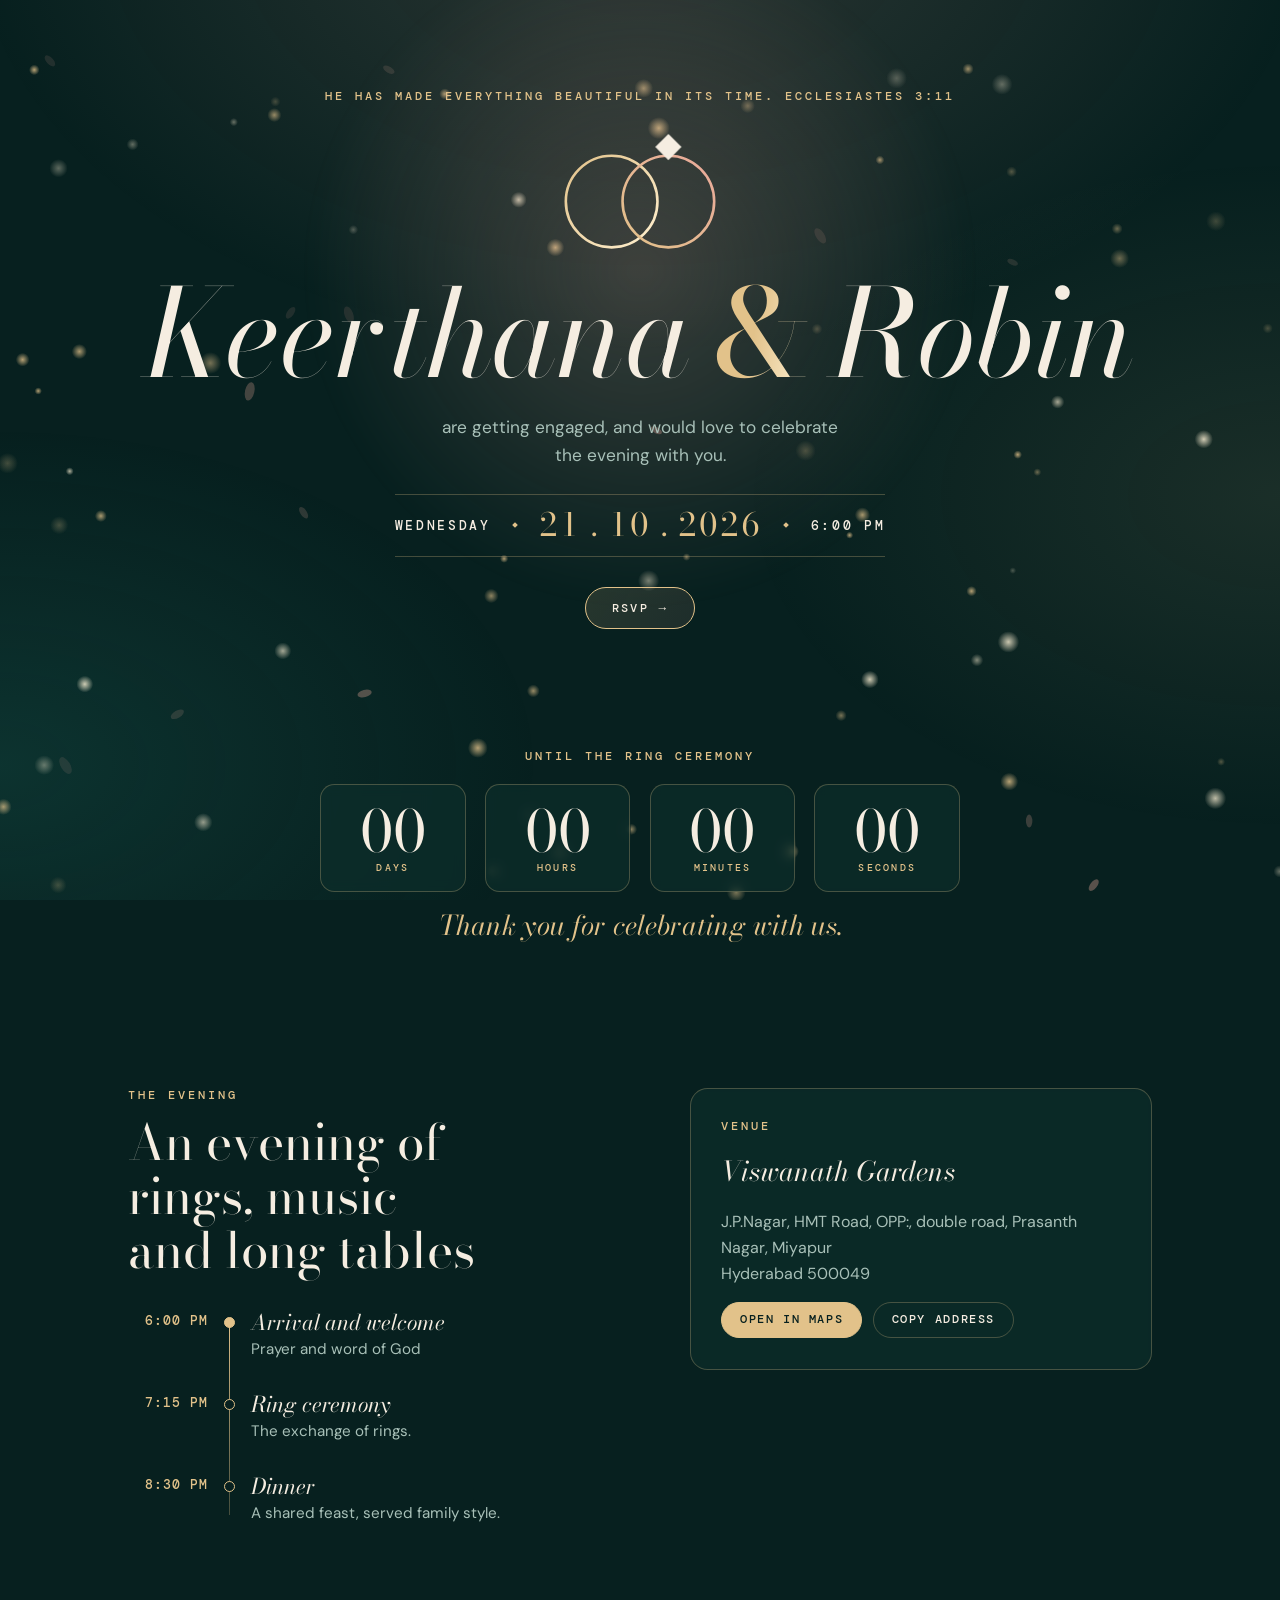
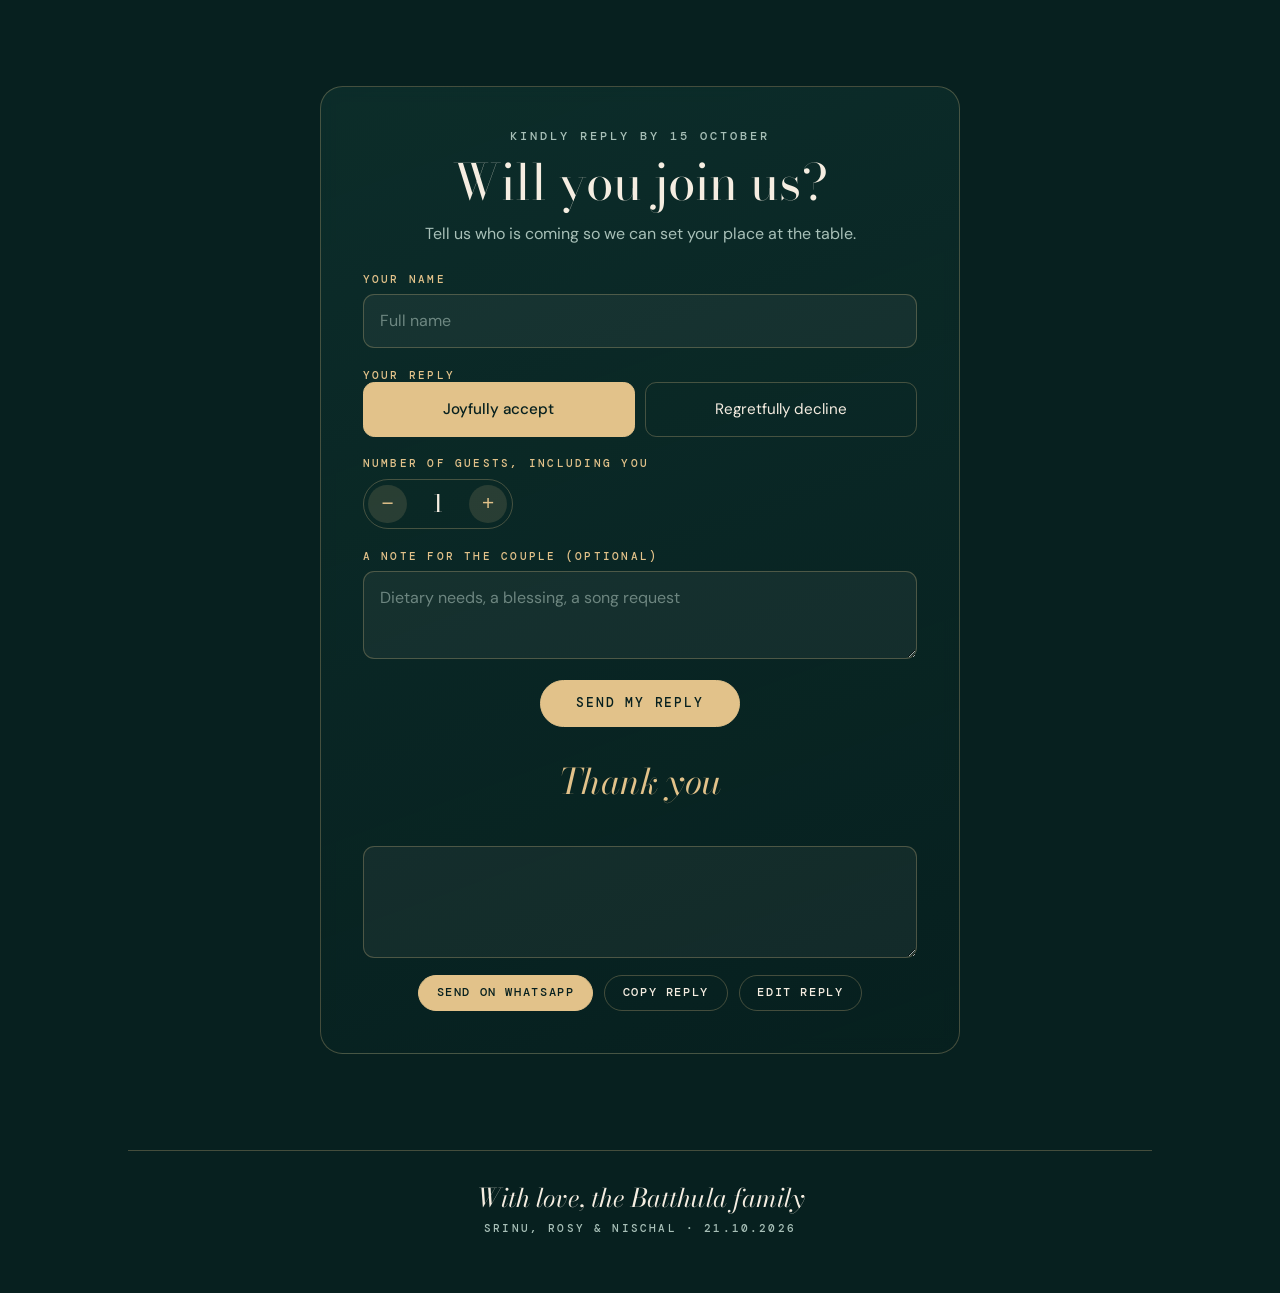
<file: E-VITE/index.html>
<!DOCTYPE html>
<html lang="en">
<head>
<meta charset="UTF-8">
<meta name="viewport" content="width=device-width, initial-scale=1.0">
<title>Keerthana and Robin Engagement</title>
<link rel="preconnect" href="https://fonts.googleapis.com">
<link rel="preconnect" href="https://fonts.gstatic.com" crossorigin>
<link rel="stylesheet" href="https://fonts.googleapis.com/css2?family=Bodoni+Moda:ital,opsz,wght@0,6..96,400..700;1,6..96,400..700&family=DM+Sans:wght@400;500&family=DM+Mono:wght@400;500&display=swap">
<link rel="stylesheet" href="style.css">

</head>
<body>
<canvas id="motes" aria-hidden="true"></canvas>
<canvas id="burst" aria-hidden="true"></canvas>

<main>
  <header class="hero wrap" id="top">
    <h1 class="eyebrow">He has made everything beautiful in its time. Ecclesiastes 3:11</h1>

    <svg class="rings" viewBox="0 0 220 120" role="img" aria-label="Two interlocked rings with a diamond">
      <defs>
        <linearGradient id="goldLine" x1="0" y1="0" x2="1" y2="1">
          <stop offset="0" style="stop-color: var(--gold)"/>
          <stop offset="1" style="stop-color: #fff0cf"/>
        </linearGradient>
        <linearGradient id="roseLine" x1="1" y1="0" x2="0" y2="1">
          <stop offset="0" style="stop-color: var(--rose)"/>
          <stop offset="1" style="stop-color: var(--gold)"/>
        </linearGradient>
      </defs>
      <circle class="ring ring-a" pathLength="1" cx="84" cy="72" r="42"/>
      <circle class="ring ring-b" pathLength="1" cx="136" cy="72" r="42"/>
      <polygon class="gem" points="136,10 148,22 136,34 124,22"/>
      <g>
        <line class="spark" x1="158" y1="8" x2="158" y2="20"/>
        <line class="spark" x1="152" y1="14" x2="164" y2="14"/>
      </g>
    </svg>

    <h1 class="names" aria-label="Keerthana and Robin">
      <span class="name" data-split>Keerthana</span>
      <span class="amp" aria-hidden="true">&amp;</span>
      <span class="name" data-split>Robin</span>
    </h1>

    <p class="lead">are getting engaged, and would love to celebrate the evening with you.</p>

    <div class="date-line" data-event="2026-10-21T18:30:00+05:30">
      <span>Wednesday</span>
      <span class="sep" aria-hidden="true"></span>
      <b>21 . 10 . 2026</b>
      <span class="sep" aria-hidden="true"></span>
      <span>6:00 PM</span>
    </div>

    <a class="cta" href="#rsvp"><span>RSVP</span><span class="arr">→</span></a>
  </header>

  <section class="count wrap reveal" aria-labelledby="count-h">
    <p class="eyebrow" id="count-h">Until the ring ceremony</p>
    <div class="count-grid" id="count-grid" role="timer" aria-live="off">
      <div class="unit"><span class="num" id="cd-d">00</span><span class="lbl">Days</span></div>
      <div class="unit"><span class="num" id="cd-h">00</span><span class="lbl">Hours</span></div>
      <div class="unit"><span class="num" id="cd-m">00</span><span class="lbl">Minutes</span></div>
      <div class="unit"><span class="num" id="cd-s">00</span><span class="lbl">Seconds</span></div>
    </div>
    <p class="count-done" id="count-done" hidden></p>
  </section>

  <section class="evening wrap" aria-labelledby="eve-h">
    <div class="reveal">
      <div class="col-head">
        <p class="eyebrow">The evening</p>
        <h2 id="eve-h">An evening of rings, music and long tables</h2>
      </div>
      <ol class="timeline">
        <li><time>6:00 PM</time><i></i><div><h3>Arrival and welcome</h3><p>Prayer and word of God</p></div></li>
        <li><time>7:15 PM</time><i></i><div><h3>Ring ceremony</h3><p>The exchange of rings. </p></div></li>
        <li><time>8:30 PM</time><i></i><div><h3>Dinner</h3><p>A shared feast, served family style.</p></div></li>
      </ol>
    </div>

    <aside class="side reveal">
      <div class="panel">
        <p class="eyebrow">Venue</p>
        <h3>Viswanath Gardens</h3>
        <address class="addr" id="addr">J.P.Nagar, HMT Road, OPP:, double road, Prasanth Nagar, Miyapur<br>Hyderabad 500049</address>
        <div class="row">
          <a class="btn solid" href="https://maps.app.goo.gl/Yrwp2ZqKKwbU3YAL7" target="_blank" rel="noopener">Open in Maps</a>
          <button class="btn" type="button" id="copy-addr">Copy address</button>
        </div>
      </div>
      
      </div>
    </aside>
  </section>

  <section class="rsvp wrap reveal" id="rsvp" aria-labelledby="rsvp-h">
    <div class="card">
      <header>
        <p class="eyebrow">Kindly reply by 15 October</p>
        <h2 id="rsvp-h">Will you join us?</h2>
        <p>Tell us who is coming so we can set your place at the table.</p>
      </header>

      <form id="rsvp-form" novalidate>
        <div class="field">
          <label for="rsvp-name">Your name</label>
          <input type="text" id="rsvp-name" name="name" placeholder="Full name" autocomplete="name">
          <p class="err" id="name-err" hidden>Please enter your name so we know who is replying.</p>
        </div>

        <fieldset class="field">
          <legend>Your reply</legend>
          <div class="seg">
            <input type="radio" id="att-yes" name="attend" value="yes" checked>
            <label for="att-yes">Joyfully accept</label>
            <input type="radio" id="att-no" name="attend" value="no">
            <label for="att-no">Regretfully decline</label>
          </div>
        </fieldset>

        <div class="field" id="guest-field">
          <label for="guest-count">Number of guests, including you</label>
          <div class="stepper">
            <button type="button" id="g-minus" aria-label="One fewer guest">&minus;</button>
            <output id="guest-count" aria-live="polite">1</output>
            <button type="button" id="g-plus" aria-label="One more guest">+</button>
          </div>
        </div>

        <div class="field">
          <label for="rsvp-note">A note for the couple (optional)</label>
          <textarea id="rsvp-note" name="note" placeholder="Dietary needs, a blessing, a song request"></textarea>
        </div>

        <button class="btn solid submit" type="submit" id="submit-btn">Send my reply</button>
      </form>

      <div class="thanks" id="thanks" data-whatsapp="" hidden>
        <h3 id="thanks-h">Thank you</h3>
        <p id="thanks-p"></p>
        <textarea id="reply-text" readonly aria-label="Your reply message"></textarea>
        <div class="row">
          <a class="btn solid" id="wa-link" href="https://wa.me/" target="_blank" rel="noopener">Send on WhatsApp</a>
          <button class="btn" type="button" id="copy-reply">Copy reply</button>
          <button class="btn" type="button" id="edit-reply">Edit reply</button>
        </div>
      </div>
    </div>
  </section>
</main>

<footer>
  <p class="sig">With love, the Batthula family</p>
  <small>Srinu, Rosy &amp; Nischal  &middot; 21.10.2026</small>
</footer>

<script src="script.js" defer></script>

</body>
</html>
</file>
<file: E-VITE/style.css>
/* Layout: one centered, ceremonial hero that settles into an asymmetric two-column "evening" section, then a quiet RSVP.
   Single committed look (a dark teal night with gold leaf), so every color is set explicitly below. */
:root {
  --bg: #07201f;
  --bg-2: #0d2f2c;
  --gold: #e2c28a;
  --rose: #eaa99b;
  --fg: #f5ede1;
  --muted: #a8c0b8;
  --line: rgba(226, 194, 138, 0.28);
  --glass: rgba(13, 47, 44, 0.62);
  --font-display: 'Bodoni Moda', 'Didot', 'Bodoni 72', Georgia, serif;
  --font-body: 'DM Sans', system-ui, -apple-system, 'Segoe UI', sans-serif;
  --font-mono: 'DM Mono', ui-monospace, 'SF Mono', Menlo, monospace;
  color-scheme: dark;
}

* { box-sizing: border-box; }
html { scroll-behavior: smooth; }
body {
  background: var(--bg);
  color: var(--fg);
  font: 400 1rem/1.65 var(--font-body);
  padding-inline: 20px;
  padding-block: 0;
  overflow-x: hidden;
}
body::before {
  content: "";
  position: fixed; inset: 0; z-index: 0; pointer-events: none;
  background:
    radial-gradient(60rem 38rem at 50% -8%, rgba(234, 169, 155, 0.16), transparent 70%),
    radial-gradient(48rem 30rem at 100% 55%, rgba(226, 194, 138, 0.09), transparent 70%),
    radial-gradient(48rem 30rem at 0% 85%, rgba(34, 120, 108, 0.22), transparent 70%);
}
#motes, #burst { position: fixed; inset: 0; width: 100%; height: 100%; pointer-events: none; }
#motes { z-index: 0; }
#burst { z-index: 50; }

main, footer { position: relative; z-index: 1; }
.wrap { width: 100%; max-width: 64rem; margin-inline: auto; }

a { color: var(--gold); }
:focus-visible { outline: 2px solid var(--gold); outline-offset: 3px; border-radius: 4px; }

.eyebrow {
  font: 500 0.72rem/1.4 var(--font-mono);
  letter-spacing: 0.26em;
  text-transform: uppercase;
  color: var(--gold);
  margin: 0;
}
h1, h2, h3 { font-family: var(--font-display); font-weight: 400; margin: 0; text-wrap: balance; }
h2 { font-size: clamp(2rem, 5.5vw, 3.1rem); line-height: 1.08; }
p { margin: 0; }

/* ---------- Hero ---------- */
.hero {
  position: relative;
  display: flex; flex-direction: column; align-items: center; text-align: center;
  gap: 1.1rem;
  padding-block: clamp(3rem, 9vh, 5.5rem) clamp(3.5rem, 8vh, 5rem);
  --mx: 0; --my: 0;
}
.hero::before {
  content: "";
  position: absolute; left: 50%; top: 38%; width: min(42rem, 120%); aspect-ratio: 1;
  transform: translate(-50%, -50%);
  background: radial-gradient(closest-side, rgba(234, 169, 155, 0.22), transparent);
  filter: blur(8px);
  animation: breathe 7s ease-in-out infinite;
  z-index: -1;
}
@keyframes breathe { 0%, 100% { opacity: 0.55; scale: 0.94; } 50% { opacity: 1; scale: 1.06; } }

.hero .eyebrow { animation: fade 1.2s 0.2s ease both; }
@keyframes fade { from { opacity: 0; } }

.rings {
  width: min(15rem, 62vw); height: auto; overflow: visible;
  transform: translate(calc(var(--mx) * 10px), calc(var(--my) * 8px));
  transition: transform 0.4s ease-out;
}
.ring { fill: none; stroke-width: 2.4; stroke-linecap: round; stroke-dasharray: 1; }
.ring-a { stroke: url(#goldLine); animation: draw 2.4s 0.4s cubic-bezier(0.65, 0, 0.35, 1) both; }
.ring-b { stroke: url(#roseLine); animation: draw 2.4s 0.9s cubic-bezier(0.65, 0, 0.35, 1) both; }
@keyframes draw { from { stroke-dashoffset: 1; } to { stroke-dashoffset: 0; } }
.gem { fill: var(--fg); transform-box: fill-box; transform-origin: center; animation: gemIn 1s 3.1s cubic-bezier(0.2, 1.4, 0.4, 1) both, glint 4.5s 4.2s ease-in-out infinite; }
@keyframes gemIn { from { opacity: 0; scale: 0.1; rotate: -90deg; } }
@keyframes glint { 0%, 80%, 100% { filter: none; } 90% { filter: drop-shadow(0 0 8px var(--gold)); } }
.spark { stroke: var(--gold); stroke-width: 1.4; stroke-linecap: round; transform-box: fill-box; transform-origin: center; animation: spark 3.2s 3.4s ease-in-out infinite; opacity: 0; }
@keyframes spark { 0%, 100% { opacity: 0; scale: 0.2; rotate: 0deg; } 40% { opacity: 1; scale: 1; rotate: 45deg; } 70% { opacity: 0; scale: 0.4; rotate: 90deg; } }

.names {
  display: flex; flex-wrap: wrap; justify-content: center; align-items: baseline;
  gap: 0 clamp(0.6rem, 2vw, 1.4rem);
  font-size: clamp(3.2rem, 14vw, 7.6rem);
  line-height: 1.02; letter-spacing: -0.01em;
  font-variation-settings: 'opsz' 96;
}
.name { font-style: italic; display: inline-block; }
.ch { display: inline-block; animation: chIn 1.1s calc(1.2s + var(--i) * 75ms) cubic-bezier(0.2, 0.8, 0.2, 1) both; }
@keyframes chIn { from { opacity: 0; transform: translateY(0.45em) rotate(5deg); filter: blur(10px); } }
.amp {
  font-style: normal; font-weight: 400;
  background: linear-gradient(100deg, var(--gold) 20%, #fff3d6 45%, var(--rose) 55%, var(--gold) 80%);
  background-size: 250% 100%;
  -webkit-background-clip: text; background-clip: text; color: transparent;
  animation: fade 1.4s 1.9s ease both, shimmer 6s 3.4s linear infinite;
}
@keyframes shimmer { to { background-position: -250% 0; } }

.lead {
  max-width: 26rem; color: var(--muted); font-size: 1.08rem;
  animation: rise-in 1.2s 3s cubic-bezier(0.2, 0.8, 0.2, 1) both;
}
@keyframes rise-in { from { opacity: 0; transform: translateY(14px); } }

.date-line {
  display: flex; flex-wrap: wrap; justify-content: center; align-items: center; gap: 0.5rem 1.4rem;
  margin-top: 0.4rem; padding-block: 0.9rem;
  border-block: 1px solid var(--line);
  font: 500 0.82rem/1.3 var(--font-mono); letter-spacing: 0.2em; text-transform: uppercase; color: var(--fg);
  animation: rise-in 1.2s 3.3s cubic-bezier(0.2, 0.8, 0.2, 1) both;
}
.date-line b { font: 400 clamp(1.5rem, 5vw, 2rem)/1 var(--font-display); letter-spacing: 0.06em; color: var(--gold); font-variant-numeric: tabular-nums; }
.date-line .sep { width: 4px; height: 4px; background: var(--gold); transform: rotate(45deg); }

.cta {
  margin-top: 0.8rem;
  display: inline-flex; align-items: center; gap: 0.6rem;
  padding: 0.85rem 1.6rem; border-radius: 999px;
  border: 1px solid var(--gold); color: var(--fg); text-decoration: none;
  font: 500 0.78rem/1 var(--font-mono); letter-spacing: 0.18em; text-transform: uppercase;
  background: linear-gradient(120deg, rgba(226, 194, 138, 0.14), rgba(234, 169, 155, 0.1));
  transition: background 0.3s, transform 0.3s, box-shadow 0.3s;
  animation: rise-in 1.2s 3.6s cubic-bezier(0.2, 0.8, 0.2, 1) both;
}
.cta:hover { background: var(--gold); color: var(--bg); transform: translateY(-2px); box-shadow: 0 10px 30px -10px rgba(226, 194, 138, 0.6); }
.cta .arr { display: inline-block; animation: nudge 1.8s ease-in-out infinite; }
@keyframes nudge { 50% { transform: translateY(3px); } }

/* ---------- Countdown ---------- */
.count { padding-block: clamp(1.5rem, 4vw, 3rem); text-align: center; }
.count-grid {
  display: grid; grid-template-columns: repeat(4, minmax(0, 1fr)); gap: clamp(0.4rem, 2vw, 1.2rem);
  max-width: 40rem; margin: 1.2rem auto 0;
}
.unit { display: grid; gap: 0.2rem; padding-block: 1.1rem; border: 1px solid var(--line); border-radius: 0.9rem; background: var(--glass); backdrop-filter: blur(6px); }
.num { font: 400 clamp(2rem, 9vw, 3.6rem)/1 var(--font-display); font-variant-numeric: tabular-nums; color: var(--fg); display: inline-block; }
.num.tick { animation: tick 0.5s cubic-bezier(0.2, 0.8, 0.2, 1); }
@keyframes tick { from { opacity: 0; transform: translateY(-0.35em); } }
.lbl { font: 500 0.64rem/1 var(--font-mono); letter-spacing: 0.22em; text-transform: uppercase; color: var(--gold); }
.count-done { font: italic 400 1.7rem/1.3 var(--font-display); color: var(--gold); margin-top: 1rem; }

/* ---------- Evening ---------- */
.evening { padding-block: clamp(3rem, 8vw, 6rem); display: grid; grid-template-columns: minmax(0, 1.05fr) minmax(0, 1fr); gap: clamp(2rem, 6vw, 5rem); align-items: start; }
.col-head { display: grid; gap: 0.8rem; margin-bottom: 2rem; }
.timeline { list-style: none; margin: 0; padding: 0; position: relative; display: grid; gap: 1.8rem; }
.timeline::before { content: ""; position: absolute; left: calc(5rem + 1rem + 5px); top: 0.7rem; bottom: 0.7rem; width: 1px; background: linear-gradient(var(--gold), var(--line)); }
.timeline li { display: grid; grid-template-columns: 5rem 11px minmax(0, 1fr); gap: 1rem; align-items: start; }
.timeline time { font: 500 0.82rem/1.9 var(--font-mono); letter-spacing: 0.08em; color: var(--gold); text-align: right; font-variant-numeric: tabular-nums; }
.timeline i { width: 11px; height: 11px; margin-top: 0.5rem; border: 1.5px solid var(--gold); border-radius: 50%; background: var(--bg); position: relative; z-index: 1; }
.timeline li:first-child i { background: var(--gold); animation: pulse 2.4s ease-out infinite; }
@keyframes pulse { 0% { box-shadow: 0 0 0 0 rgba(226, 194, 138, 0.55); } 100% { box-shadow: 0 0 0 12px rgba(226, 194, 138, 0); } }
.timeline h3 { font-size: 1.35rem; font-style: italic; line-height: 1.3; }
.timeline p { color: var(--muted); font-size: 0.95rem; }

.side { display: grid; gap: 1.6rem; }
.panel { border: 1px solid var(--line); border-radius: 1.1rem; padding: clamp(1.3rem, 4vw, 1.9rem); background: var(--glass); backdrop-filter: blur(6px); display: grid; gap: 0.9rem; }
.panel h3 { font-size: 1.7rem; font-style: italic; }
.addr { color: var(--muted); font-style: normal; }
.row { display: flex; flex-wrap: wrap; gap: 0.7rem; }
.btn {
  appearance: none; cursor: pointer; text-decoration: none;
  display: inline-flex; align-items: center; justify-content: center;
  padding: 0.7rem 1.1rem; border-radius: 999px;
  border: 1px solid var(--line); background: transparent; color: var(--fg);
  font: 500 0.72rem/1 var(--font-mono); letter-spacing: 0.14em; text-transform: uppercase;
  transition: border-color 0.25s, background 0.25s, color 0.25s;
}
.btn:hover { border-color: var(--gold); background: rgba(226, 194, 138, 0.12); }
.btn.solid { background: var(--gold); color: var(--bg); border-color: var(--gold); }
.btn.solid:hover { background: #f1d7a6; }
.swatches { display: flex; gap: 0.7rem; flex-wrap: wrap; }
.sw { display: grid; gap: 0.4rem; justify-items: center; font: 500 0.62rem/1 var(--font-mono); letter-spacing: 0.14em; text-transform: uppercase; color: var(--muted); }
.sw span { width: 2.6rem; height: 2.6rem; border-radius: 50%; border: 1px solid rgba(245, 237, 225, 0.35); transition: transform 0.35s cubic-bezier(0.2, 1.4, 0.4, 1); }
.sw:hover span { transform: translateY(-5px) scale(1.08); }

/* ---------- RSVP ---------- */
.rsvp { padding-block: clamp(2rem, 6vw, 4rem) clamp(3rem, 8vw, 6rem); }
.card { max-width: 40rem; margin-inline: auto; border: 1px solid var(--line); border-radius: 1.4rem; padding: clamp(1.4rem, 5vw, 2.6rem); background: linear-gradient(160deg, rgba(13, 47, 44, 0.85), rgba(7, 32, 31, 0.75)); backdrop-filter: blur(8px); display: grid; gap: 1.6rem; }
.card header { display: grid; gap: 0.7rem; text-align: center; justify-items: center; }
.card header p { color: var(--muted); max-width: 28rem; }
form { display: grid; gap: 1.3rem; }
.field { display: grid; gap: 0.5rem; min-width: 0; }
.field > label, .field > legend, legend { font: 500 0.7rem/1.2 var(--font-mono); letter-spacing: 0.2em; text-transform: uppercase; color: var(--gold); padding: 0; }
fieldset { border: 0; margin: 0; padding: 0; min-width: 0; }
input[type="text"], textarea {
  width: 100%; font: inherit; color: var(--fg);
  background: rgba(245, 237, 225, 0.05); border: 1px solid var(--line); border-radius: 0.7rem;
  padding: 0.8rem 1rem; transition: border-color 0.25s, background 0.25s;
}
textarea { resize: vertical; min-height: 5.5rem; }
input[type="text"]::placeholder, textarea::placeholder { color: rgba(168, 192, 184, 0.6); }
input[type="text"]:focus, textarea:focus { outline: none; border-color: var(--gold); background: rgba(245, 237, 225, 0.09); box-shadow: 0 0 0 3px rgba(226, 194, 138, 0.18); }
.err { color: var(--rose); font-size: 0.88rem; }
.seg { display: grid; grid-template-columns: 1fr 1fr; gap: 0.6rem; }
.seg input { position: absolute; opacity: 0; pointer-events: none; }
.seg label { display: block; text-align: center; padding: 0.85rem 0.6rem; border: 1px solid var(--line); border-radius: 0.7rem; cursor: pointer; font-size: 0.95rem; transition: all 0.25s; }
.seg label:hover { border-color: var(--gold); }
.seg input:checked + label { background: var(--gold); color: var(--bg); border-color: var(--gold); font-weight: 500; }
.seg input:focus-visible + label { outline: 2px solid var(--gold); outline-offset: 3px; }
.stepper { display: inline-flex; align-items: center; gap: 1rem; border: 1px solid var(--line); border-radius: 999px; padding: 0.3rem; width: fit-content; }
.stepper button { appearance: none; width: 2.4rem; height: 2.4rem; border-radius: 50%; border: 0; background: rgba(226, 194, 138, 0.14); color: var(--gold); font-size: 1.3rem; line-height: 1; cursor: pointer; transition: background 0.25s; }
.stepper button:hover { background: rgba(226, 194, 138, 0.3); }
.stepper output { min-width: 2ch; text-align: center; font: 400 1.5rem/1 var(--font-display); font-variant-numeric: tabular-nums; }
.submit { justify-self: center; padding: 1rem 2.2rem; font-size: 0.8rem; }

.thanks { display: grid; gap: 1.1rem; text-align: center; justify-items: center; animation: rise-in 0.8s cubic-bezier(0.2, 0.8, 0.2, 1) both; }
.thanks h3 { font-size: 2.2rem; font-style: italic; color: var(--gold); }
.thanks p { color: var(--muted); max-width: 28rem; }
.thanks textarea { min-height: 7rem; font-size: 0.92rem; color: var(--fg); }
.thanks .row { justify-content: center; }

footer { text-align: center; padding-block: 2rem 3rem; border-top: 1px solid var(--line); max-width: 64rem; margin-inline: auto; display: grid; gap: 0.5rem; }
footer .sig { font: italic 400 1.6rem/1.2 var(--font-display); }
footer small { color: var(--muted); font: 500 0.68rem/1.4 var(--font-mono); letter-spacing: 0.2em; text-transform: uppercase; }

/* Scroll-linked reveal: starts partly visible, never fully hidden */
@supports (animation-timeline: view()) {
  .reveal { animation: rise linear both; animation-timeline: view(); animation-range: entry 0% entry 55%; }
  @keyframes rise { from { opacity: 0.25; transform: translateY(34px); } }
}

@media (max-width: 760px) {
  .evening { grid-template-columns: minmax(0, 1fr); }
  .timeline li { grid-template-columns: 4.1rem 11px minmax(0, 1fr); gap: 0.8rem; }
  .timeline::before { left: calc(4.1rem + 0.8rem + 5px); }
}
@media (prefers-reduced-motion: reduce) {
  *, *::before, *::after { animation: none !important; transition: none !important; }
  html { scroll-behavior: auto; }
}
</file>
